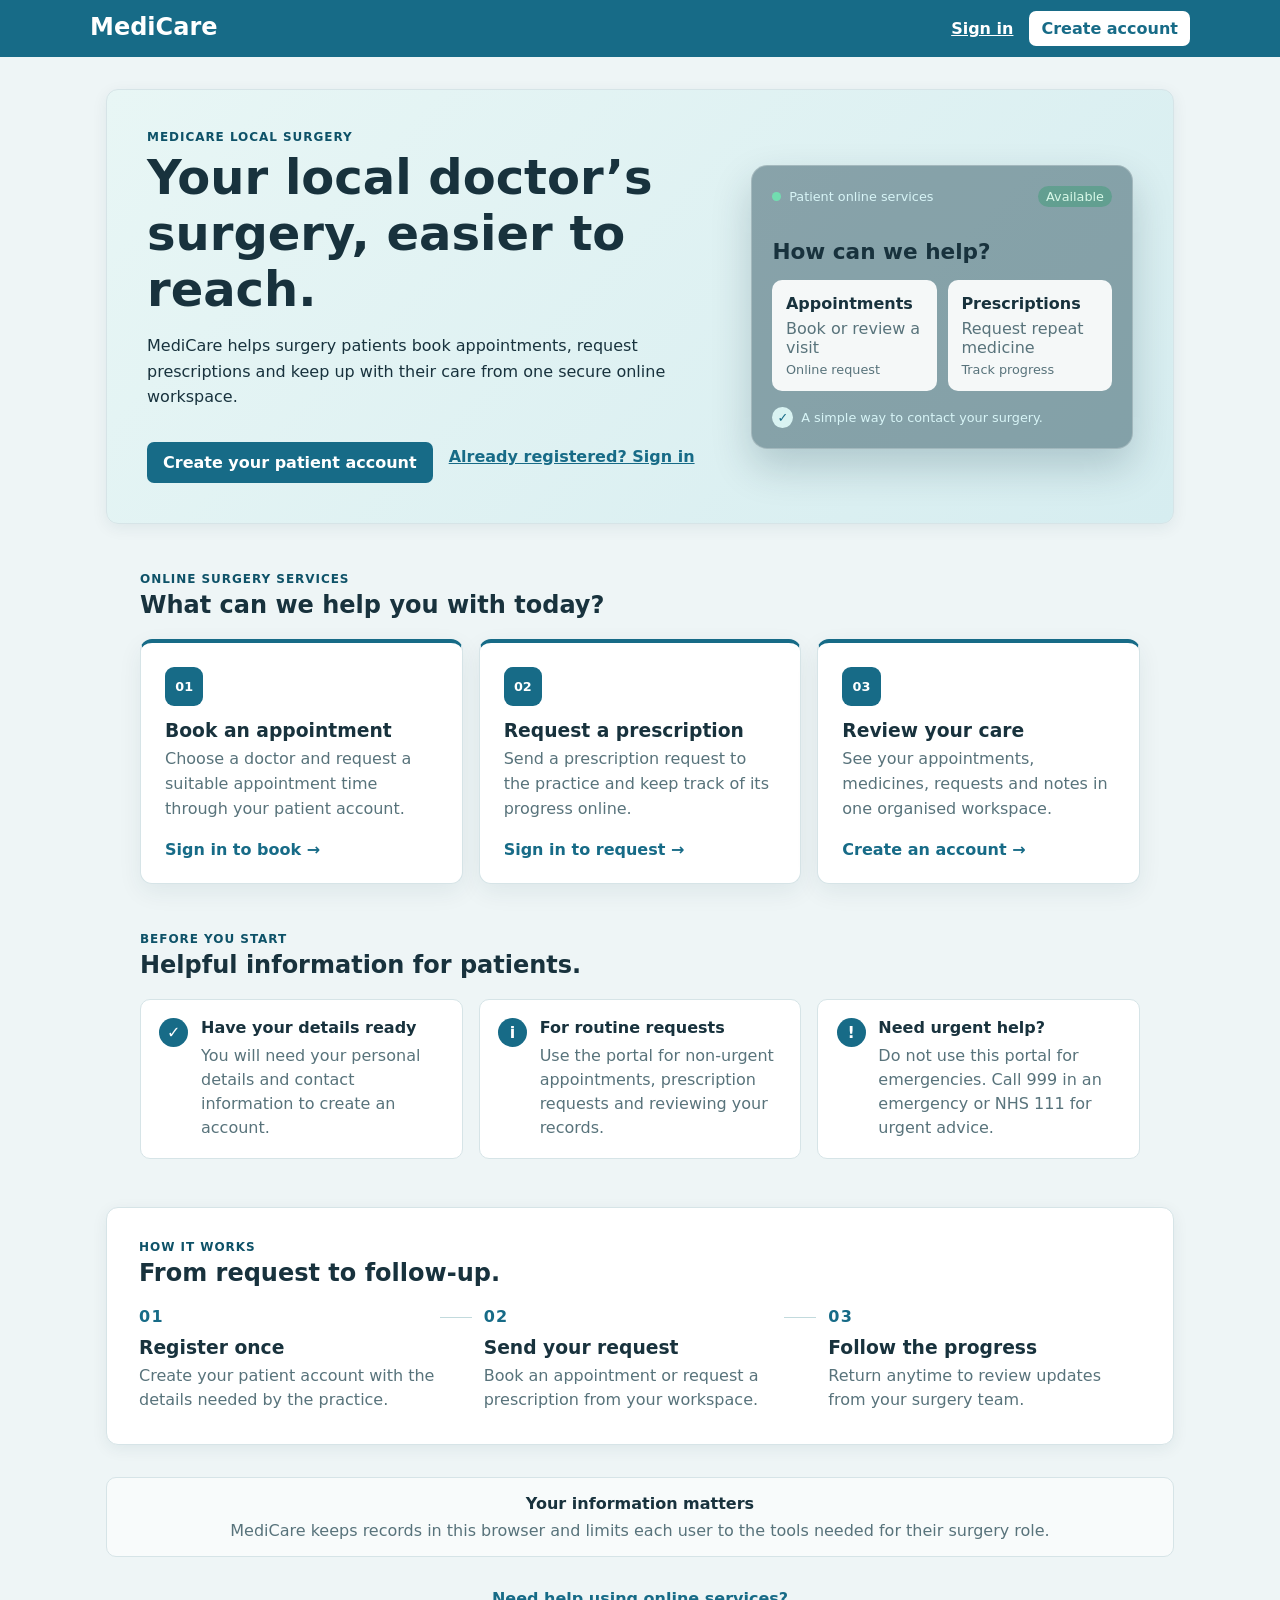
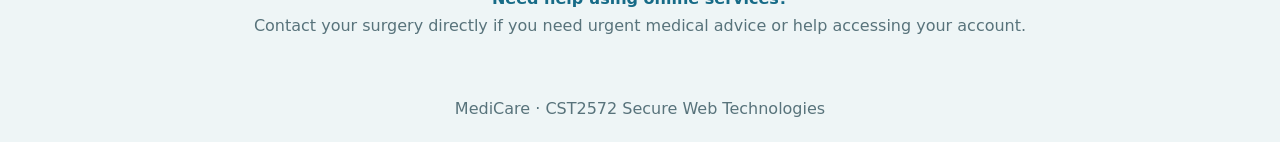
<file: index.html>
<!doctype html>
<!-- Public landing page for the local surgery portal. -->
<html lang="en">
<head>
  <meta charset="utf-8">
  <meta name="viewport" content="width=device-width, initial-scale=1">
  <meta name="theme-color" content="#176b87">
  <link rel="manifest" href="manifest.json">
  <link rel="stylesheet" href="styles.css?v=20261107-surgery-info">
  <title>MediCare | Your local surgery online</title>
</head>
<body class="public-page">
  <!-- The public header provides the main entry points for visitors. -->
  <header class="site-header">
    <div>
      <h1>MediCare</h1>
    </div>
    <nav class="header-actions" aria-label="Public navigation">
      <a class="header-link" href="login.html">Sign in</a>
      <a class="button-link compact" href="register.html">Create account</a>
    </nav>
  </header>
  <!-- The landing page explains the service and its main patient actions. -->
  <main>
    <section class="hero card landing-hero">
      <div>
        <p class="eyebrow hero-eyebrow">MediCare local surgery</p>
        <h2>Your local doctor’s surgery, easier to reach.</h2>
        <p class="hero-copy">MediCare helps surgery patients book appointments, request prescriptions and keep up with their care from one secure online workspace.</p>
        <div class="hero-actions">
          <a class="button-link primary-action" href="register.html">Create your patient account</a>
          <a class="text-link" href="login.html">Already registered? Sign in</a>
        </div>
      </div>
      <div class="hero-preview" aria-label="Example of the MediCare patient portal">
        <div class="preview-topline"><span class="preview-dot"></span><span>Patient online services</span><span class="preview-status">Available</span></div>
        <div class="preview-welcome">How can we help?</div>
        <div class="preview-grid">
          <div class="preview-card"><strong>Appointments</strong><span>Book or review a visit</span><small>Online request</small></div>
          <div class="preview-card"><strong>Prescriptions</strong><span>Request repeat medicine</span><small>Track progress</small></div>
        </div>
        <div class="preview-note"><span>✓</span> A simple way to contact your surgery.</div>
      </div>
    </section>
    <section class="landing-section">
      <div class="landing-section-heading">
        <p class="eyebrow">Online surgery services</p>
        <h2>What can we help you with today?</h2>
      </div>
      <div class="grid three-column service-cards">
        <article class="card service-card"><span class="service-icon">01</span><h3>Book an appointment</h3><p class="muted">Choose a doctor and request a suitable appointment time through your patient account.</p><a href="login.html">Sign in to book <span aria-hidden="true">→</span></a></article>
        <article class="card service-card"><span class="service-icon">02</span><h3>Request a prescription</h3><p class="muted">Send a prescription request to the practice and keep track of its progress online.</p><a href="login.html">Sign in to request <span aria-hidden="true">→</span></a></article>
        <article class="card service-card"><span class="service-icon">03</span><h3>Review your care</h3><p class="muted">See your appointments, medicines, requests and notes in one organised workspace.</p><a href="register.html">Create an account <span aria-hidden="true">→</span></a></article>
      </div>
    </section>
    <section class="info-section">
      <div class="landing-section-heading">
        <p class="eyebrow">Before you start</p>
        <h2>Helpful information for patients.</h2>
      </div>
      <div class="info-grid">
        <article class="info-item">
          <span class="info-mark">✓</span>
          <div><h3>Have your details ready</h3><p class="muted">You will need your personal details and contact information to create an account.</p></div>
        </article>
        <article class="info-item">
          <span class="info-mark">i</span>
          <div><h3>For routine requests</h3><p class="muted">Use the portal for non-urgent appointments, prescription requests and reviewing your records.</p></div>
        </article>
        <article class="info-item">
          <span class="info-mark">!</span>
          <div><h3>Need urgent help?</h3><p class="muted">Do not use this portal for emergencies. Call 999 in an emergency or NHS 111 for urgent advice.</p></div>
        </article>
      </div>
    </section>
    <section id="how-it-works" class="card workflow-card">
      <div class="landing-section-heading">
        <p class="eyebrow">How it works</p>
        <h2>From request to follow-up.</h2>
      </div>
      <div class="workflow-steps">
        <article><span class="step-number">01</span><h3>Register once</h3><p class="muted">Create your patient account with the details needed by the practice.</p></article>
        <article><span class="step-number">02</span><h3>Send your request</h3><p class="muted">Book an appointment or request a prescription from your workspace.</p></article>
        <article><span class="step-number">03</span><h3>Follow the progress</h3><p class="muted">Return anytime to review updates from your surgery team.</p></article>
      </div>
    </section>
    <section class="privacy-strip">
      <strong>Your information matters</strong>
      <span>MediCare keeps records in this browser and limits each user to the tools needed for their surgery role.</span>
    </section>
    <section class="contact-prompt">
      <strong>Need help using online services?</strong>
      <span>Contact your surgery directly if you need urgent medical advice or help accessing your account.</span>
    </section>
  </main>
  <footer class="public-footer">MediCare &middot; CST2572 Secure Web Technologies</footer>
</body>
</html>
</file>
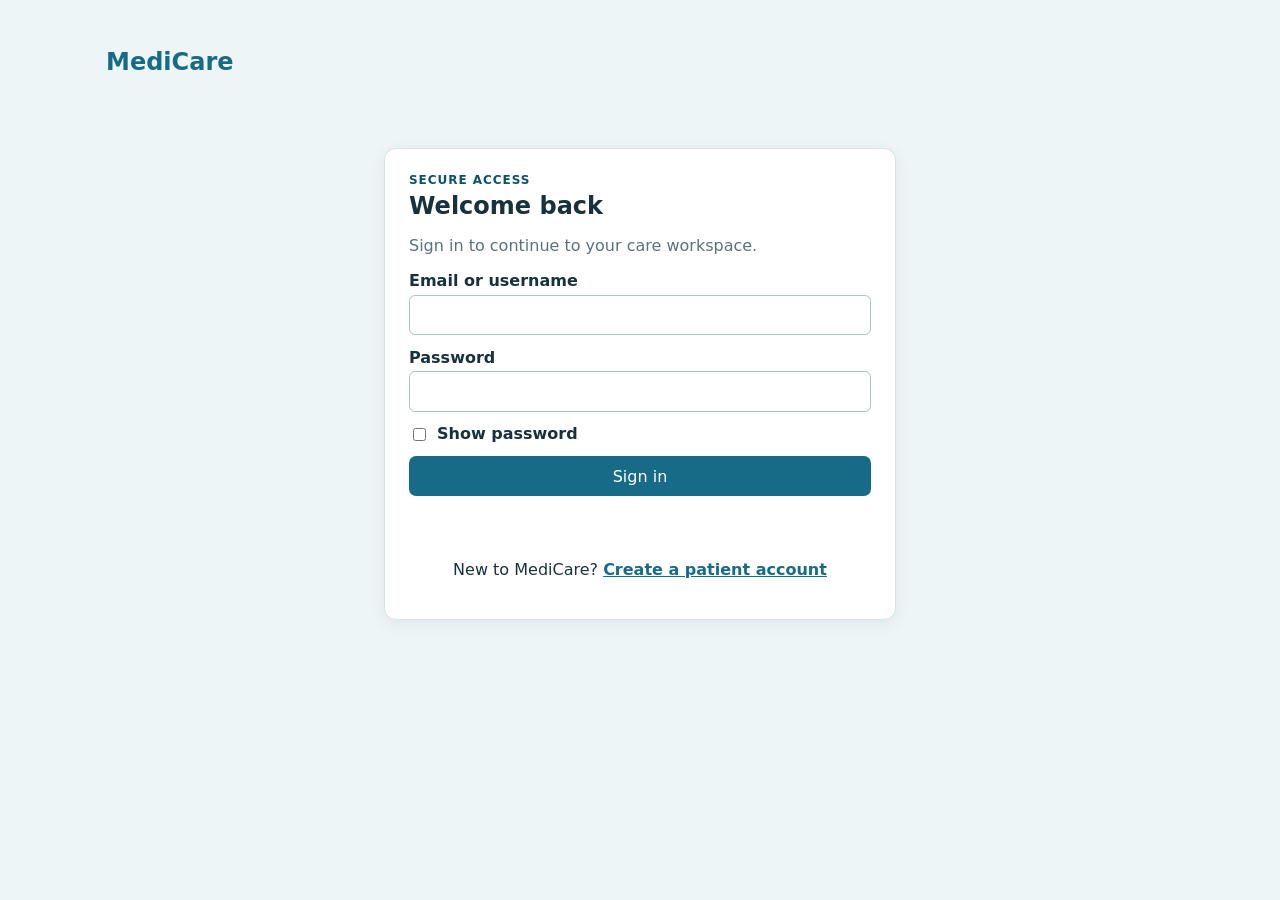
<file: dashboard.html>
<!doctype html>
<!-- Role templates are rendered into the workspace after sign-in. -->
<html lang="en">
<head>
  <meta charset="utf-8">
  <meta name="viewport" content="width=device-width, initial-scale=1">
  <meta name="theme-color" content="#176b87">
  <link rel="manifest" href="manifest.json">
  <link rel="stylesheet" href="styles.css?v=20261107-account-header">
  <title>MediCare</title>
</head>
<body>
  <!-- The dashboard header stays visible while role content changes below. -->
  <header class="site-header">
    <div>
      <h1>MediCare</h1>
    </div>
    <nav class="header-actions" aria-label="Account navigation">
      <a class="header-link" href="index.html">Home</a>
      <span id="signed-in-as" class="status"></span>
      <button id="logout-button" type="button" class="secondary">Log out</button>
    </nav>
  </header>

  <!-- JavaScript fills the workspace with the signed-in user's role template. -->
  <main>
    <section id="workspace-card" class="card">
      <div class="section-heading">
        <div>
          <p class="eyebrow">Your MediCare workspace</p>
          <h2 id="dashboard-welcome">Welcome</h2>
        </div>
        <span id="record-count" class="muted"></span>
      </div>
      <p class="muted">MediCare stores only the data needed for care management. Records stay in this browser and are protected during your signed-in session.</p>
      <div id="workspace"></div>
    </section>
  </main>

  <!-- Patient actions are grouped into separate tabs for easier scanning. -->
  <template id="patient-template">
    <nav class="admin-tabs patient-tabs" aria-label="Patient sections">
      <button type="button" class="admin-tab active" data-patient-section="personal">Personal information</button>
      <button type="button" class="admin-tab" data-patient-section="care">Request care</button>
      <button type="button" class="admin-tab" data-patient-section="appointments">My appointments</button>
      <button type="button" class="admin-tab" data-patient-section="medicines">My medicines</button>
      <button type="button" class="admin-tab" data-patient-section="requests">My requests</button>
      <button type="button" class="admin-tab" data-patient-section="notes">Medical notes</button>
    </nav>

    <section class="patient-panel card" data-patient-panel="personal">
      <h3 id="patient-welcome">Personal information</h3>
      <div id="patient-details" class="details-grid"></div>
    </section>

    <section class="patient-panel card" data-patient-panel="care" hidden>
      <h3>Request care</h3>
      <p id="patient-request-message" class="message" aria-live="polite"></p>
      <div class="grid two-column">
        <div>
        <h4>Book an appointment</h4>
        <form id="appointment-form" class="stack">
          <label>Doctor <input id="patient-doctor" name="doctorName" type="search" list="patient-doctor-options" placeholder="Search and choose a doctor" autocomplete="off" required><datalist id="patient-doctor-options"></datalist><input name="doctorId" type="hidden"></label>
          <label>Date and time <input name="scheduledAt" type="datetime-local" required></label>
          <button type="submit">Book appointment</button>
        </form>
        </div>
        <div>
        <h4>Request a prescription</h4>
        <form id="prescription-request-form" class="stack">
          <label>Medicine <input id="request-medicine" name="medicineName" type="search" list="request-medicine-options" placeholder="Search and choose a medicine" autocomplete="off" required><datalist id="request-medicine-options"></datalist><input name="medicineId" type="hidden"></label>
          <label>Reason <textarea name="reason" required maxlength="300" placeholder="Explain why you need this medicine"></textarea></label>
          <button type="submit">Request prescription</button>
        </form>
        </div>
      </div>
    </section>

    <section class="patient-panel card" data-patient-panel="appointments" hidden>
      <h3>My appointments</h3>
      <div id="patient-appointments" class="list"></div>
    </section>

    <section class="patient-panel card" data-patient-panel="medicines" hidden>
      <h3>My medicines</h3>
      <div id="patient-medicines" class="list"></div>
    </section>

    <section class="patient-panel card" data-patient-panel="requests" hidden>
      <h3>My requests</h3>
      <div class="grid two-column">
        <div>
        <h4>Appointment requests</h4>
        <div id="patient-appointment-requests" class="list"></div>
        </div>
        <div>
        <h4>Prescription requests</h4>
        <div id="patient-prescription-requests" class="list"></div>
        </div>
      </div>
    </section>

    <section class="patient-panel card" data-patient-panel="notes" hidden>
      <h3>Medical notes</h3>
      <div id="patient-notes" class="list"></div>
    </section>
  </template>

  <!-- Administrators manage people and review local login activity. -->
  <template id="admin-template">
    <nav class="admin-tabs" aria-label="Administration sections">
      <button type="button" class="admin-tab active" data-admin-section="patients">Patients</button>
      <button type="button" class="admin-tab" data-admin-section="doctors">Doctor management</button>
      <button type="button" class="admin-tab" data-admin-section="activity">Login activity</button>
    </nav>
    <section class="admin-panel" data-admin-panel="patients">
      <h3>Patient management</h3>
      <div id="patient-list-view">
        <button id="add-patient" type="button">Add a new patient</button>
        <label>Search patients
          <input id="admin-patient-search" type="search" list="admin-patient-suggestions" placeholder="Type a patient's name">
          <datalist id="admin-patient-suggestions"></datalist>
        </label>
        <div id="admin-patients" class="list"></div>
      </div>
      <form id="patient-form" class="stack patient-form" hidden>
        <h4 id="patient-form-heading">Add a new patient</h4>
        <input type="hidden" name="id">
        <label>Name <input name="name" required maxlength="80"></label>
        <label>Address <input name="address" required maxlength="160"></label>
        <label>Telephone <input name="telephone" required pattern="[0-9]{7,20}"></label>
        <label>Date of birth <input name="dateOfBirth" type="date" required></label>
        <label>NHS number <input name="nhsNumber" required pattern="[0-9]{10}"></label>
        <button type="submit">Save patient</button>
      </form>
      <p id="admin-message" class="message" aria-live="polite"></p>
    </section>
    <section class="admin-panel" data-admin-panel="doctors" hidden>
      <h3>Doctor management</h3>
      <div id="doctor-list-view">
        <button id="add-doctor" type="button">Add a new doctor</button>
        <label>Search doctors
          <input id="admin-doctor-search" type="search" list="admin-doctor-suggestions" placeholder="Type a doctor's name">
          <datalist id="admin-doctor-suggestions"></datalist>
        </label>
        <div id="admin-doctors" class="list"></div>
      </div>
      <form id="doctor-form" class="grid patient-form" hidden>
        <h4 id="doctor-form-heading">Add a new doctor</h4>
        <input type="hidden" name="id">
        <label>Name <input name="name" required maxlength="80"></label>
        <label>Email <input name="email" type="email" required maxlength="120"></label>
        <label>Specialty <input name="specialty" required maxlength="80"></label>
        <label>Password <input id="doctor-password" name="password" type="password" minlength="12"></label>
        <label>Confirm password <input id="doctor-confirm-password" name="confirmPassword" type="password" minlength="12"></label>
        <button id="doctor-show-password" type="button" class="secondary">Show password</button>
        <button type="submit">Save doctor</button>
      </form>
      <p id="doctor-message" class="message" aria-live="polite"></p>
    </section>
    <section class="admin-panel" data-admin-panel="activity" hidden>
      <h3>Login activity</h3>
      <p class="muted">Recent sign-ins recorded in this browser.</p>
      <div id="admin-login-activity" class="list"></div>
    </section>
  </template>

  <!-- Doctors review requests and add patient clinical records. -->
  <template id="doctor-template">
    <nav class="admin-tabs doctor-tabs" aria-label="Doctor sections">
      <button type="button" class="admin-tab active" data-doctor-section="requests">My requests</button>
      <button type="button" class="admin-tab" data-doctor-section="records">Patient records</button>
    </nav>
    <section class="doctor-panel card" data-doctor-panel="requests">
      <h3>Requests for you</h3>
      <div id="doctor-appointment-requests" class="list"></div>
    </section>
    <section class="doctor-panel card" data-doctor-panel="records" hidden>
      <h3>Patient records</h3>
      <p class="muted">Choose a patient before adding medical records. Entries are saved under your doctor account.</p>
      <div class="grid two-column form-spacing">
        <label>Patient <input id="doctor-patient" type="search" list="doctor-patient-options" placeholder="Search and choose a patient" autocomplete="off" required><datalist id="doctor-patient-options"></datalist><input id="doctor-patient-id" type="hidden"></label>
      </div>
      <p id="doctor-message" class="message" aria-live="polite"></p>
      <div class="grid two-column">
        <div>
          <h3>Add clinical history / note</h3>
          <form id="note-form" class="stack">
            <label>Clinical note <textarea id="note-text" required maxlength="500"></textarea></label>
            <button type="submit">Save medical note</button>
          </form>
        </div>
        <div>
          <h3>Add medicine / treatment</h3>
          <form id="prescription-form" class="stack">
            <label>Medicine <input id="medicine-options" type="search" list="doctor-medicine-options" placeholder="Search and choose a medicine" autocomplete="off" required><datalist id="doctor-medicine-options"></datalist><input id="medicine-id" type="hidden"></label>
            <label>Treatment instructions <input id="medicine-instructions" required maxlength="200"></label>
            <button type="submit">Save prescription</button>
          </form>
        </div>
      </div>
      <h3>Patient medical history</h3>
      <div id="doctor-history" class="list"></div>
      <h3>Medical notes</h3>
      <div id="doctor-notes" class="list"></div>
      <h3>Prescriptions and treatments</h3>
      <div id="doctor-prescriptions" class="list"></div>
    </section>
  </template>

  <script type="module" src="app.js?v=20261107-account-header"></script>
</body>
</html>
</file>
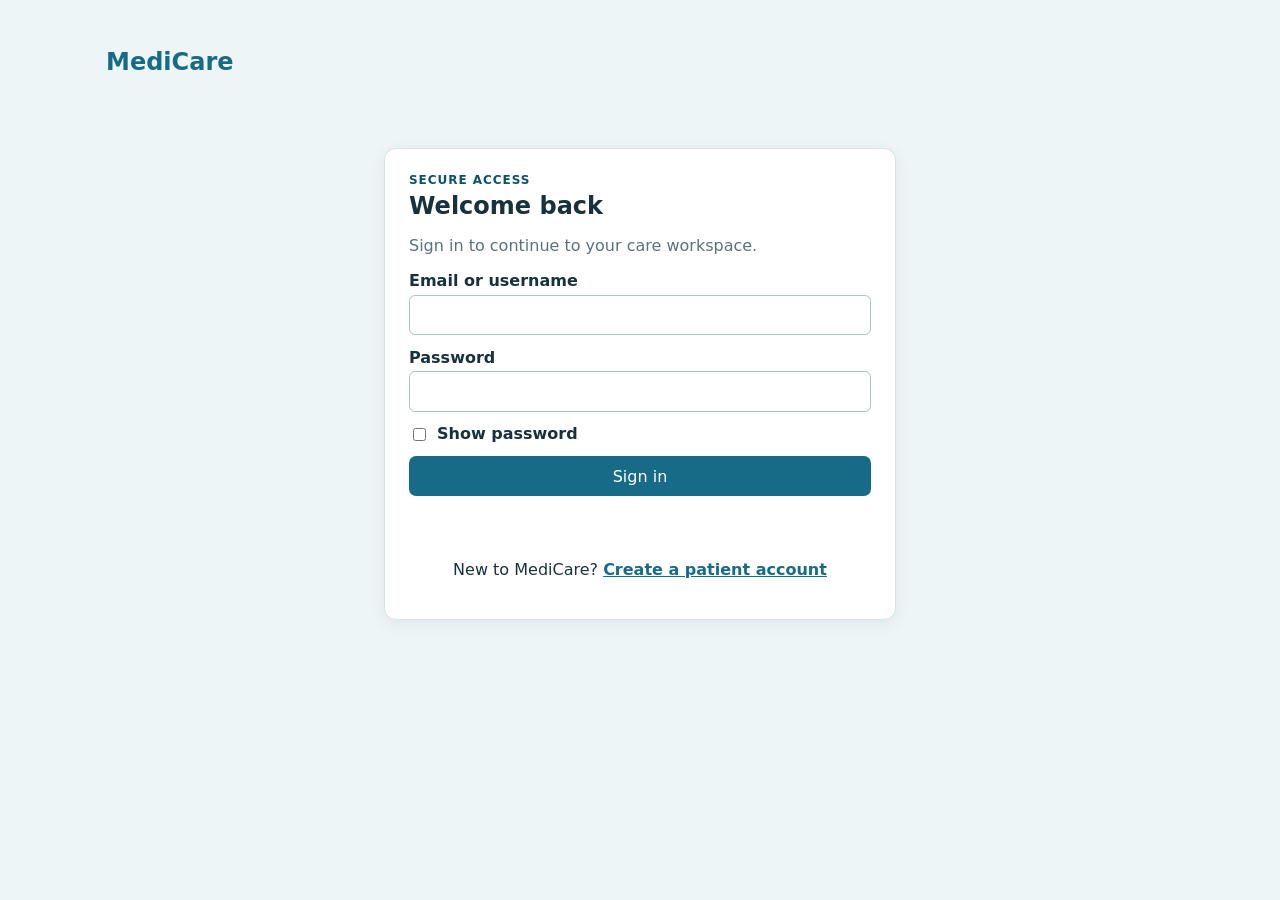
<file: login.html>
<!doctype html>
<!-- Staff and patient sign-in entry point. -->
<html lang="en">
<head>
  <meta charset="utf-8">
  <meta name="viewport" content="width=device-width, initial-scale=1">
  <link rel="stylesheet" href="styles.css?v=20261107-readable-text">
  <title>Sign in | MediCare</title>
</head>
<body class="public-page">
  <!-- The sign-in form is shared by patients and staff accounts. -->
  <main class="auth-layout">
    <a class="brand-link" href="index.html">MediCare</a>
    <section class="card auth-panel">
      <p class="eyebrow">Secure access</p>
      <h1>Welcome back</h1>
      <p class="muted">Sign in to continue to your care workspace.</p>
      <!-- Credentials are handled by the authentication module. -->
      <form id="login-form" class="stack">
        <label>Email or username <input name="email" type="text" autocomplete="username" maxlength="120" required></label>
        <label>Password <input name="password" type="password" autocomplete="current-password" required></label>
        <label class="checkbox-label"><input id="login-show-password" type="checkbox"> Show password</label>
        <button type="submit">Sign in</button>
      </form>
      <p id="login-message" class="message" aria-live="polite"></p>
      <p class="auth-switch">New to MediCare? <a href="register.html">Create a patient account</a></p>
    </section>
  </main>
  <script type="module">
    import { initialiseAuth } from "./auth.js?v=20261108-password-toggle";
    initialiseAuth(() => window.location.href = "dashboard.html");
  </script>
</body>
</html>
</file>
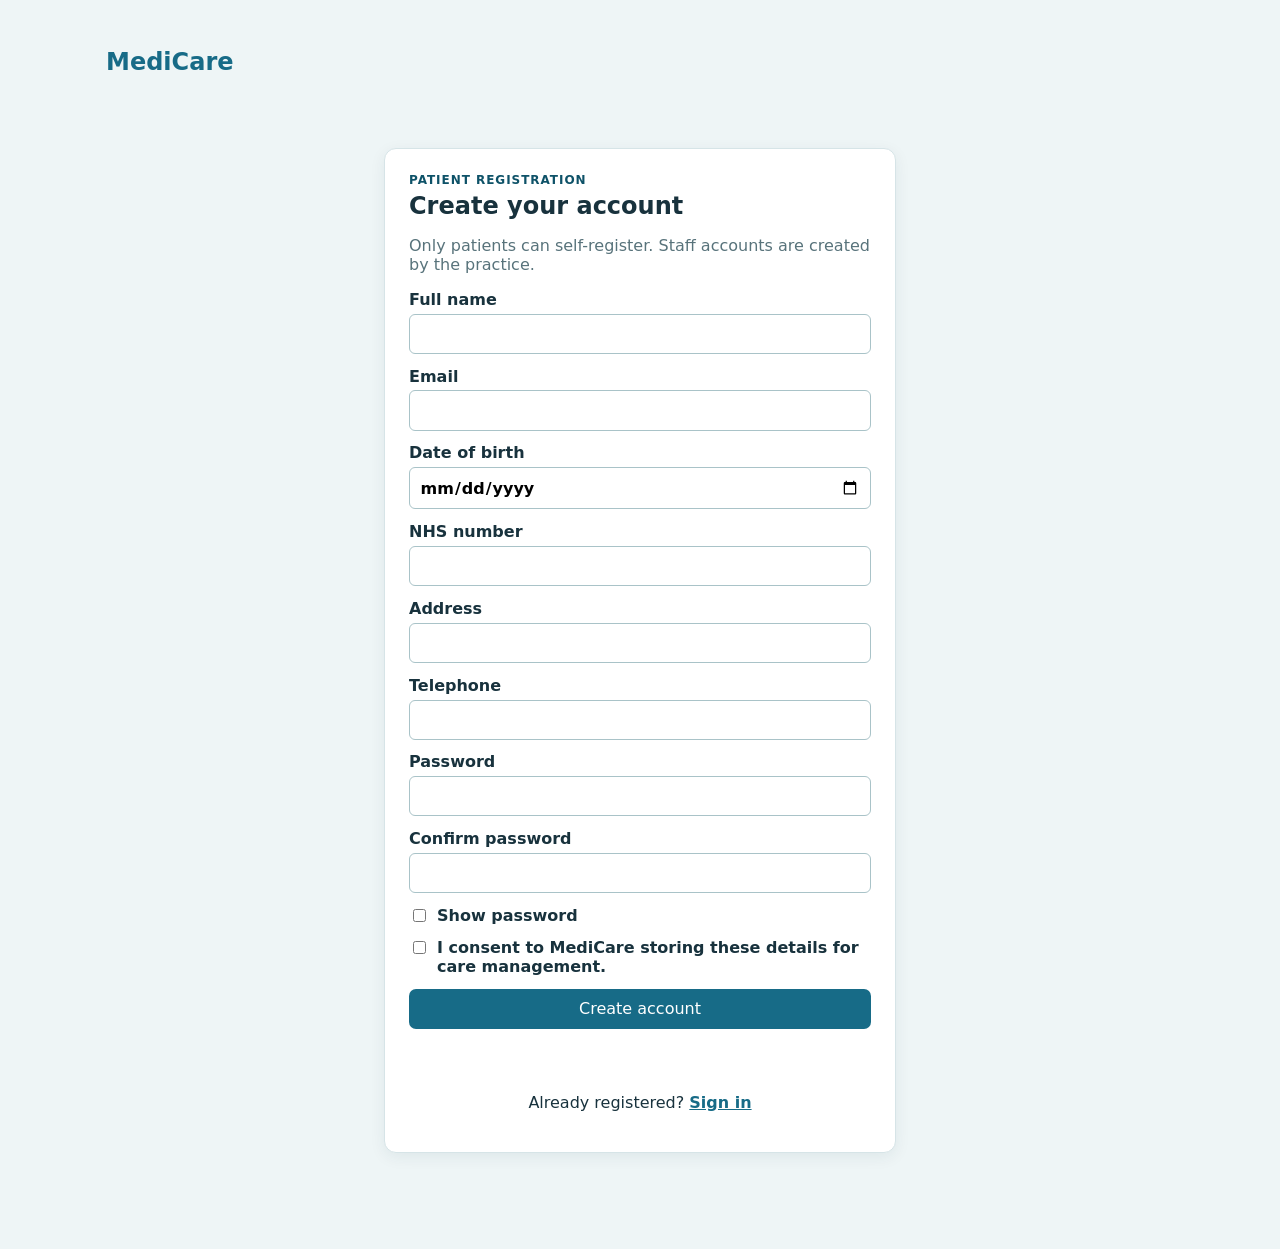
<file: register.html>
<!doctype html>
<!-- Patient-only self-registration form. -->
<html lang="en">
<head>
  <meta charset="utf-8">
  <meta name="viewport" content="width=device-width, initial-scale=1">
  <link rel="stylesheet" href="styles.css?v=20261107-readable-text">
  <title>Create account | MediCare</title>
</head>
<body class="public-page">
  <!-- Only patients can create an account from this page. -->
  <main class="auth-layout">
    <a class="brand-link" href="index.html">MediCare</a>
    <section class="card auth-panel">
      <p class="eyebrow">Patient registration</p>
      <h1>Create your account</h1>
      <p class="muted">Only patients can self-register. Staff accounts are created by the practice.</p>
      <!-- Registration validates and stores the new patient profile. -->
      <form id="register-form" class="stack">
        <label>Full name <input name="name" maxlength="80" required></label>
        <label>Email <input name="email" type="email" autocomplete="email" maxlength="120" required></label>
        <label>Date of birth <input name="dateOfBirth" type="date" required></label>
        <label>NHS number <input name="nhsNumber" inputmode="numeric" pattern="[0-9]{10}" maxlength="10" required></label>
        <label>Address <input name="address" maxlength="160" required></label>
        <label>Telephone <input name="telephone" pattern="[0-9]{7,20}" maxlength="20" required></label>
        <label>Password <input id="register-password" name="password" type="password" autocomplete="new-password" minlength="12" pattern="(?=.*[a-z])(?=.*[A-Z])(?=.*[0-9])(?=.*[^A-Za-z0-9]).{12,}" title="Use at least 12 characters with upper- and lower-case letters, a number and a symbol." required></label>
        <p id="password-requirements" class="muted" hidden>Password must be at least 12 characters long and include an uppercase letter, a lowercase letter, a number and a symbol.</p>
        <label>Confirm password <input id="register-confirm-password" name="confirmPassword" type="password" autocomplete="new-password" required></label>
        <label class="checkbox-label"><input id="register-show-password" type="checkbox"> Show password</label>
        <label class="checkbox-label"><input name="consent" type="checkbox" required> I consent to MediCare storing these details for care management.</label>
        <button type="submit">Create account</button>
      </form>
      <p id="register-message" class="message" aria-live="polite"></p>
      <p class="auth-switch">Already registered? <a href="login.html">Sign in</a></p>
    </section>
  </main>
  <script type="module">
    import { initialiseRegistration } from "./auth.js";
    initialiseRegistration();
  </script>
</body>
</html>
</file>
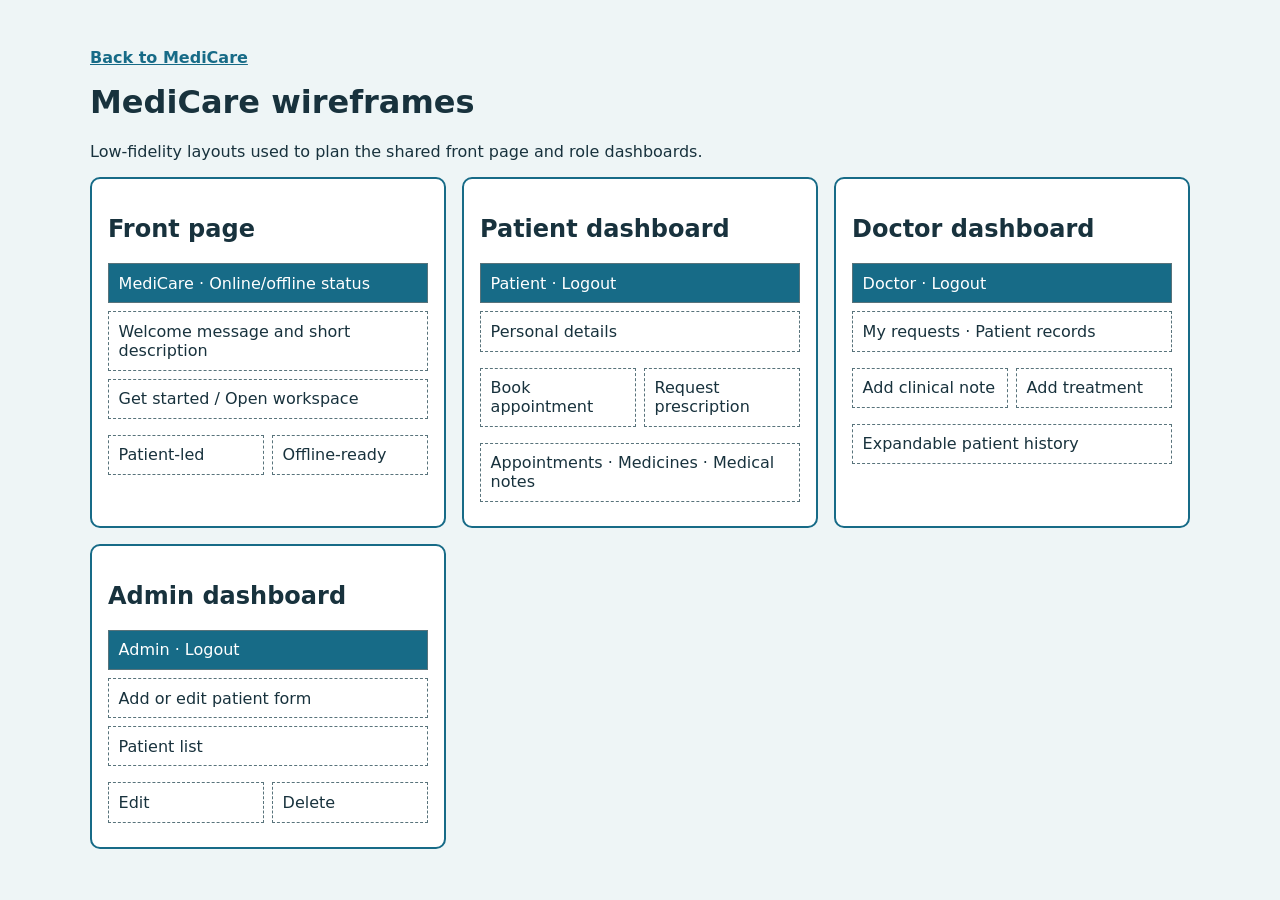
<file: wireframes.html>
<!doctype html>
<!-- Planning reference for the current role-based layouts. -->
<html lang="en">
<head>
  <meta charset="utf-8">
  <meta name="viewport" content="width=device-width, initial-scale=1">
  <title>MediCare wireframes</title>
  <style>
    body { margin: 0; padding: 2rem; color: #18323d; background: #eef5f6; font: 16px system-ui, sans-serif; }
    main { max-width: 1100px; margin: auto; }
    h1 { margin-top: 0; }
    .grid { display: grid; grid-template-columns: repeat(auto-fit, minmax(300px, 1fr)); gap: 1rem; }
    .wireframe { padding: 1rem; border: 2px solid #176b87; border-radius: 10px; background: white; }
    .bar, .box, .line { border: 1px dashed #58737b; padding: .6rem; margin: .5rem 0; }
    .bar { color: white; background: #176b87; border-style: solid; }
    .columns { display: grid; grid-template-columns: 1fr 1fr; gap: .5rem; }
    .line { height: .5rem; padding: 0; background: #e2f0f2; }
    a { color: #176b87; font-weight: 700; }
  </style>
</head>
<body>
  <!-- This page is a static planning reference, not part of the live workflow. -->
  <main>
    <p><a href="index.html">Back to MediCare</a></p>
    <h1>MediCare wireframes</h1>
    <p>Low-fidelity layouts used to plan the shared front page and role dashboards.</p>
    <div class="grid">
      <section class="wireframe"><h2>Front page</h2><div class="bar">MediCare · Online/offline status</div><div class="box">Welcome message and short description</div><div class="box">Get started / Open workspace</div><div class="columns"><div class="box">Patient-led</div><div class="box">Offline-ready</div></div></section>
      <section class="wireframe"><h2>Patient dashboard</h2><div class="bar">Patient · Logout</div><div class="box">Personal details</div><div class="columns"><div class="box">Book appointment</div><div class="box">Request prescription</div></div><div class="box">Appointments · Medicines · Medical notes</div></section>
      <section class="wireframe"><h2>Doctor dashboard</h2><div class="bar">Doctor · Logout</div><div class="box">My requests · Patient records</div><div class="columns"><div class="box">Add clinical note</div><div class="box">Add treatment</div></div><div class="box">Expandable patient history</div></section>
      <section class="wireframe"><h2>Admin dashboard</h2><div class="bar">Admin · Logout</div><div class="box">Add or edit patient form</div><div class="box">Patient list</div><div class="columns"><div class="box">Edit</div><div class="box">Delete</div></div></section>
    </div>
  </main>
</body>
</html>
</file>
<file: styles.css>
:root { color-scheme: light; font-family: system-ui, sans-serif; color: #18323d; background: #eef5f6; }
/* Shared layout and typography keep every page visually consistent. */
/* Shared layout rules keep the public and authenticated pages consistent. */
* { box-sizing: border-box; }
body { margin: 0; }
.site-header { display: flex; justify-content: space-between; gap: 1rem; align-items: center; padding: .7rem max(1rem, calc((100% - 1100px) / 2)); color: white; background: #176b87; }
.header-actions { display: flex; align-items: center; gap: 1rem; }
.header-link { color: white; font-weight: 700; }
main { max-width: 1100px; margin: 2rem auto; padding: 0 1rem; }
.card { background: white; border: 1px solid #d6e4e7; border-radius: 12px; padding: 1.5rem; margin-bottom: 1.5rem; box-shadow: 0 4px 16px #153b4512; }
/* The landing hero introduces the service before sign-in. */
.hero { display: grid; grid-template-columns: minmax(0, 1.2fr) minmax(280px, .8fr); gap: 2rem; align-items: center; padding: 2.5rem; background: linear-gradient(135deg, #e8f6f5, #d6edf0); color: #18323d; }
.hero h2 { max-width: 620px; font-size: clamp(1.8rem, 4vw, 3rem); margin-bottom: .8rem; }
.hero-copy { max-width: 620px; line-height: 1.6; }
.hero-eyebrow { color: #176b87; }
.button-link { display: inline-block; margin-top: .8rem; padding: .7rem 1rem; border-radius: 7px; color: #176b87; background: white; font-weight: 700; text-decoration: none; }
.feature-grid { display: grid; gap: .8rem; }
.feature-card { display: grid; gap: .3rem; padding: 1rem; border: 1px solid #ffffff44; border-radius: 9px; background: #ffffff18; }
.feature-card span { font-size: .9rem; line-height: 1.4; color: #e4f7fa; }
.section-heading, .form-actions { display: flex; justify-content: space-between; align-items: center; gap: 1rem; }
.eyebrow { margin: 0 0 .3rem; color: #0e5268; text-transform: uppercase; letter-spacing: .08em; font-size: .75rem; font-weight: 700; }
h1, h2, h3 { margin-top: 0; }
h1 { margin-bottom: .2rem; }
.status { padding: .4rem .7rem; border-radius: 999px; background: #ffffff2b; white-space: nowrap; }
.status.offline { background: #8f351e; }
.role-tabs { display: flex; gap: .5rem; margin: 1.5rem 0; border-bottom: 1px solid #d6e4e7; }
button { border: 0; border-radius: 7px; padding: .65rem 1rem; color: white; background: #176b87; cursor: pointer; font: inherit; }
button:hover { background: #0e5268; }
button.secondary, .role-tab { color: #176b87; background: #e2f0f2; }
.role-tab.active { color: white; background: #176b87; }
/* Role tabs separate large workspaces into focused sections. */
.admin-tabs { display: flex; flex-wrap: wrap; gap: .5rem; margin: 1rem 0 1.5rem; border-bottom: 1px solid #d6e4e7; padding-bottom: .75rem; }
.admin-tab.active { color: white; background: #176b87; }
.grid { display: grid; gap: 1rem; }
.two-column { grid-template-columns: repeat(auto-fit, minmax(250px, 1fr)); }
.patient-form { margin-bottom: 1.5rem; max-width: 34rem; }
.stack { display: grid; gap: .8rem; }
label { display: grid; gap: .3rem; font-weight: 600; }
input, textarea, select { width: 100%; padding: .6rem; border: 1px solid #a9c3c8; border-radius: 6px; font: inherit; }
textarea { min-height: 100px; resize: vertical; }
/* Lists use a shared card style for patients, requests, and records. */
.list { display: grid; gap: .6rem; }
.list-item { padding: .8rem; border: 1px solid #d6e4e7; border-radius: 7px; background: #f8fbfb; }
.list-item p { margin: .2rem 0; }
.muted { color: #58737b; }
.patient-summary { margin-top: 1rem; }
.patient-dashboard { background: transparent; border: 0; box-shadow: none; padding: 0; }
.patient-tabs { margin-top: 0; }
.patient-panel { margin-bottom: 1rem; }
.patient-panel h4 { margin-top: 0; }
.details-grid { display: grid; grid-template-columns: repeat(auto-fit, minmax(160px, 1fr)); gap: 1rem; }
dt { color: #58737b; font-size: .85rem; }
dd { margin: .2rem 0 0; font-weight: 600; }
small { font-size: .8rem; }
@media (max-width: 700px) { .hero { grid-template-columns: 1fr; } }
@media (max-width: 600px) { .site-header { display: block; } .header-actions { display: block; } .header-link, .status { display: inline-block; margin-top: 1rem; } }

/* Keep record details easy to scan. */
.message { color: #176b87; min-height: 1.5rem; font-weight: 600; }
.form-spacing { margin-bottom: 1.5rem; }
#doctor-history, #doctor-notes, #doctor-prescriptions { margin-bottom: 1.5rem; }
.list-item button { margin-top: .5rem; margin-right: .3rem; }
.list-item small { display: block; margin-top: .25rem; }
.record-details { padding: .8rem 1rem; }
.record-details summary { cursor: pointer; font-weight: 700; }
.record-details summary::marker { color: #176b87; }
.record-details[open] { background: white; }
.record-details p { line-height: 1.5; }
.appointment-time { font-size: 1.05rem; font-weight: 600; }
main[hidden], #login-panel[hidden], .site-header[hidden] {
  display: none;
}
[hidden] {
  display: none !important;
}

.auth-panel {
  max-width: 32rem;
  margin: 3rem auto;
}

.auth-layout { max-width: 36rem; margin: 0 auto; padding: 3rem 1rem; }
.brand-link { display: inline-block; margin-bottom: 1.5rem; color: #176b87; font-size: 1.5rem; font-weight: 800; text-decoration: none; }
.public-page main { max-width: 1100px; }
.public-page .site-header { margin-bottom: 2rem; }
.landing-hero { min-height: 420px; }
.hero-actions { display: flex; align-items: center; gap: 1rem; margin-top: 1.2rem; }
.button-link.compact { margin-top: 0; }
.site-header h1 { font-size: 1.5rem; }
.site-header .button-link { padding: .5rem .75rem; }
.text-link { color: white; font-weight: 700; }
.public-page .text-link { color: #176b87; }
.primary-action { color: white; background: #176b87; }
.primary-action:hover { background: #0e5268; }
.three-column { grid-template-columns: repeat(auto-fit, minmax(210px, 1fr)); }
.step-number { color: #176b87; font-weight: 800; letter-spacing: .08em; }
.public-footer { padding: 1.5rem; color: #58737b; text-align: center; }
.hero-preview { padding: 1.25rem; border: 1px solid #ffffff3d; border-radius: 16px; background: #062f3c66; box-shadow: 0 18px 40px #062f3c33; }
.preview-topline, .preview-note { display: flex; align-items: center; gap: .5rem; font-size: .8rem; color: #d7f4f6; }
.preview-status { margin-left: auto; padding: .2rem .5rem; border-radius: 999px; color: #d8f8e8; background: #2e9b6b66; }
.preview-dot { width: .55rem; height: .55rem; border-radius: 50%; background: #72ddb0; }
.preview-welcome { margin: 2rem 0 1rem; font-size: 1.35rem; font-weight: 700; }
.preview-grid { display: grid; grid-template-columns: 1fr 1fr; gap: .7rem; }
.preview-card { display: grid; gap: .35rem; padding: .85rem; border-radius: 10px; background: #ffffffeb; color: #18323d; }
.preview-card span, .preview-card small { color: #58737b; }
.preview-note { margin-top: 1rem; }
.preview-note span { display: grid; width: 1.3rem; height: 1.3rem; place-items: center; border-radius: 50%; color: #176b87; background: #d9f3f2; font-weight: 800; }
.landing-section { margin: 3rem 0; }
.landing-section-heading { margin-bottom: 1.25rem; }
.landing-section-heading h2 { margin-bottom: 0; }
.service-card { display: flex; flex-direction: column; min-height: 245px; margin-bottom: 0; }
.service-card h3 { margin: .9rem 0 .4rem; }
.service-card p { margin-top: 0; line-height: 1.55; }
.service-card a { margin-top: auto; color: #176b87; font-weight: 700; text-decoration: none; }
.service-icon { display: grid; width: 2.4rem; height: 2.4rem; place-items: center; border-radius: 9px; color: white; background: #176b87; font-size: .8rem; font-weight: 800; }
.workflow-card { padding: 2rem; }
.workflow-steps { display: grid; grid-template-columns: repeat(3, 1fr); gap: 2rem; }
.workflow-steps article { position: relative; }
.workflow-steps article:not(:last-child)::after { position: absolute; top: .65rem; right: -1.25rem; width: 2rem; height: 1px; background: #c2dadd; content: ""; }
.workflow-steps h3 { margin: .7rem 0 .4rem; }
.workflow-steps p { margin: 0; line-height: 1.5; }
.privacy-strip { display: flex; justify-content: center; flex-wrap: wrap; gap: .5rem 1rem; margin: 2rem auto; padding: 1rem; border: 1px solid #d6e4e7; border-radius: 10px; color: #58737b; background: #f8fbfb; text-align: center; }
.privacy-strip strong { color: #18323d; }
.contact-prompt { display: flex; justify-content: center; flex-wrap: wrap; gap: .5rem 1rem; margin: 1rem auto 2.5rem; color: #58737b; text-align: center; }
.contact-prompt strong { color: #176b87; }
.public-page .landing-section { max-width: 1000px; margin-right: auto; margin-left: auto; }
.public-page .service-card { border-top: 4px solid #176b87; box-shadow: 0 8px 24px #153b4512; }
.info-section { max-width: 1000px; margin: 3rem auto; }
.info-grid { display: grid; grid-template-columns: repeat(3, 1fr); gap: 1rem; }
.info-item { display: flex; gap: .8rem; padding: 1.15rem; border: 1px solid #d6e4e7; border-radius: 10px; background: white; }
.info-item h3 { margin: 0 0 .4rem; font-size: 1rem; }
.info-item p { margin: 0; line-height: 1.5; }
.info-mark { display: grid; flex: 0 0 1.8rem; width: 1.8rem; height: 1.8rem; place-items: center; border-radius: 50%; color: white; background: #176b87; font-weight: 800; }
.auth-switch { margin-top: 1.5rem; text-align: center; }
.auth-switch a { color: #176b87; font-weight: 700; }

.checkbox-label {
  display: flex;
  gap: 0.5rem;
  align-items: flex-start;
}
.checkbox-label input {
  width: auto;
  flex: 0 0 auto;
  margin-top: 0.2rem;
}
@media (max-width: 700px) { .workflow-steps { grid-template-columns: 1fr; gap: 1.25rem; } .workflow-steps article:not(:last-child)::after { display: none; } }
@media (max-width: 700px) { .info-grid { grid-template-columns: 1fr; } }
</file>
